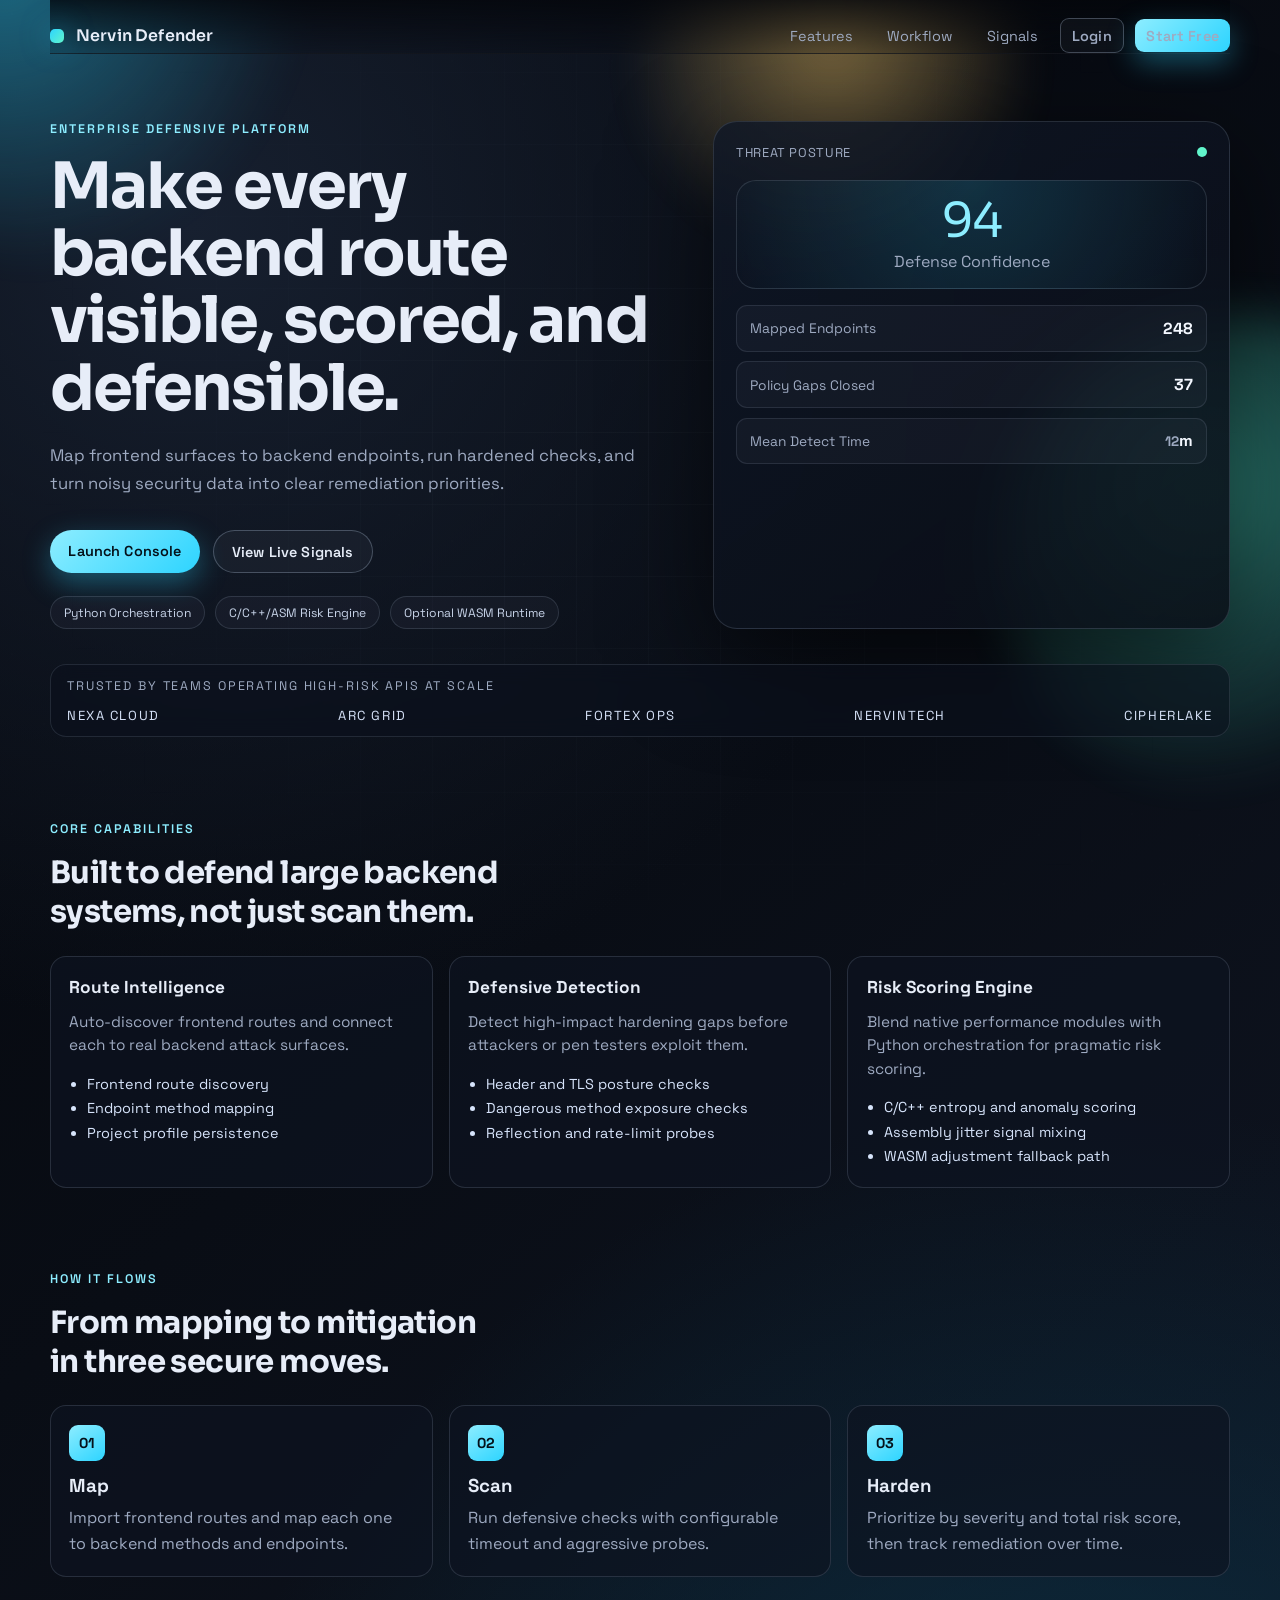
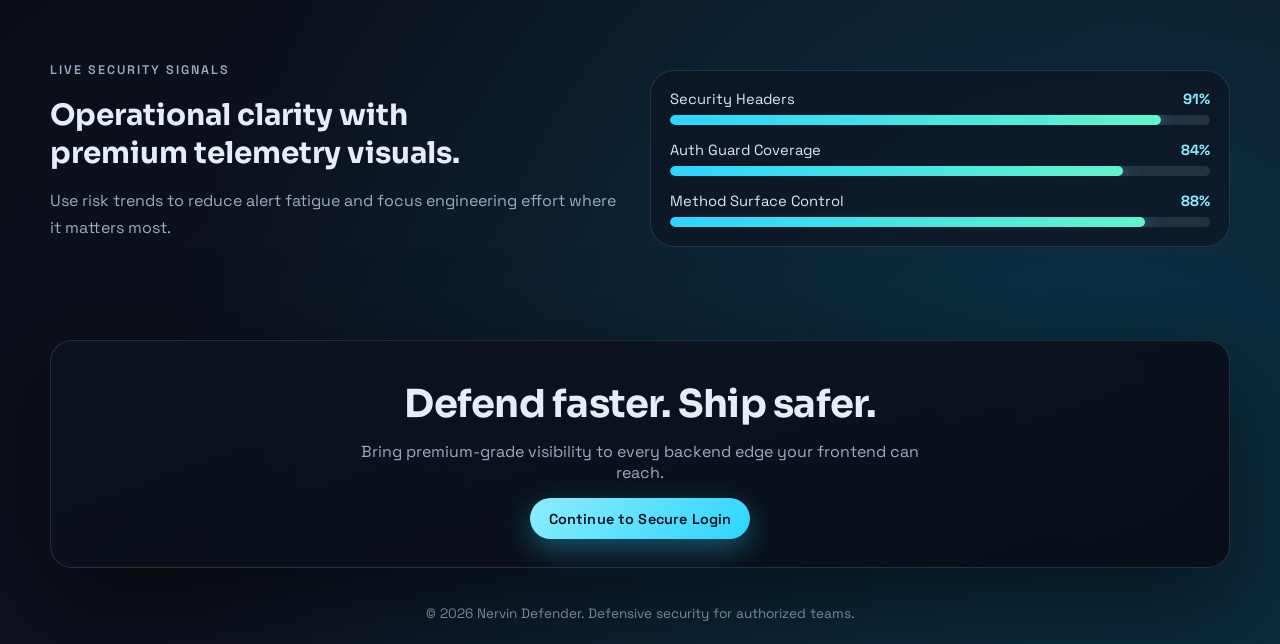
<file: site/index.html>
<!DOCTYPE html>
<html lang="en">
<head>
  <meta charset="UTF-8" />
  <meta name="viewport" content="width=device-width, initial-scale=1.0" />
  <title>Nervin Defender | Secure Backend Intelligence</title>
  <meta name="description" content="Nervin Defender is a premium backend defense console for route mapping, risk scoring, and infrastructure hardening." />
  <link rel="preconnect" href="https://fonts.googleapis.com" />
  <link rel="preconnect" href="https://fonts.gstatic.com" crossorigin />
  <link href="https://fonts.googleapis.com/css2?family=Space+Grotesk:wght@400;500;600;700&family=Sora:wght@400;500;600;700&display=swap" rel="stylesheet" />
  <link rel="stylesheet" href="styles.css" />
  <script defer src="script.js"></script>
</head>
<body class="landing-page">
  <div class="bg-layer" aria-hidden="true">
    <div class="orb orb-a"></div>
    <div class="orb orb-b"></div>
    <div class="orb orb-c"></div>
    <div class="grid-overlay"></div>
    <div class="noise-overlay"></div>
  </div>

  <header class="topbar reveal" data-delay="0">
    <div class="brand">
      <span class="brand-mark"></span>
      <span class="brand-name">Nervin Defender</span>
    </div>
    <nav class="topnav">
      <a href="#features">Features</a>
      <a href="#workflow">Workflow</a>
      <a href="#signals">Signals</a>
      <a href="login.html" class="btn btn-ghost">Login</a>
      <a href="login.html" class="btn btn-solid">Start Free</a>
    </nav>
  </header>

  <main>
    <section class="hero">
      <div class="hero-content reveal" data-delay="100">
        <p class="eyebrow">Enterprise Defensive Platform</p>
        <h1>Make every backend route visible, scored, and defensible.</h1>
        <p class="hero-sub">
          Map frontend surfaces to backend endpoints, run hardened checks, and turn noisy security data into clear remediation priorities.
        </p>
        <div class="hero-actions">
          <a href="login.html" class="btn btn-solid">Launch Console</a>
          <a href="#signals" class="btn btn-ghost">View Live Signals</a>
        </div>
        <div class="hero-tags">
          <span>Python Orchestration</span>
          <span>C/C++/ASM Risk Engine</span>
          <span>Optional WASM Runtime</span>
        </div>
      </div>

      <aside class="hero-panel reveal" data-delay="200">
        <div class="panel-head">
          <p>Threat Posture</p>
          <span class="pulse-dot"></span>
        </div>
        <div class="score-ring">
          <div class="score-value" data-counter="94">0</div>
          <p>Defense Confidence</p>
        </div>
        <div class="signal-list">
          <div>
            <span>Mapped Endpoints</span>
            <strong data-counter="248">0</strong>
          </div>
          <div>
            <span>Policy Gaps Closed</span>
            <strong data-counter="37">0</strong>
          </div>
          <div>
            <span>Mean Detect Time</span>
            <strong><span data-counter="12">0</span>m</strong>
          </div>
        </div>
      </aside>
    </section>

    <section class="trust reveal" data-delay="60">
      <p>Trusted by teams operating high-risk APIs at scale</p>
      <div class="logo-row">
        <span>NEXA CLOUD</span>
        <span>ARC GRID</span>
        <span>FORTEX OPS</span>
        <span>NERVINTECH</span>
        <span>CIPHERLAKE</span>
      </div>
    </section>

    <section id="features" class="features">
      <div class="section-head reveal" data-delay="40">
        <p class="eyebrow">Core Capabilities</p>
        <h2>Built to defend large backend systems, not just scan them.</h2>
      </div>
      <div class="feature-grid">
        <article class="feature-card tilt-card reveal" data-delay="80">
          <h3>Route Intelligence</h3>
          <p>Auto-discover frontend routes and connect each to real backend attack surfaces.</p>
          <ul>
            <li>Frontend route discovery</li>
            <li>Endpoint method mapping</li>
            <li>Project profile persistence</li>
          </ul>
        </article>
        <article class="feature-card tilt-card reveal" data-delay="120">
          <h3>Defensive Detection</h3>
          <p>Detect high-impact hardening gaps before attackers or pen testers exploit them.</p>
          <ul>
            <li>Header and TLS posture checks</li>
            <li>Dangerous method exposure checks</li>
            <li>Reflection and rate-limit probes</li>
          </ul>
        </article>
        <article class="feature-card tilt-card reveal" data-delay="160">
          <h3>Risk Scoring Engine</h3>
          <p>Blend native performance modules with Python orchestration for pragmatic risk scoring.</p>
          <ul>
            <li>C/C++ entropy and anomaly scoring</li>
            <li>Assembly jitter signal mixing</li>
            <li>WASM adjustment fallback path</li>
          </ul>
        </article>
      </div>
    </section>

    <section id="workflow" class="workflow">
      <div class="section-head reveal" data-delay="40">
        <p class="eyebrow">How It Flows</p>
        <h2>From mapping to mitigation in three secure moves.</h2>
      </div>
      <div class="workflow-grid">
        <div class="workflow-step reveal" data-delay="70">
          <span>01</span>
          <h3>Map</h3>
          <p>Import frontend routes and map each one to backend methods and endpoints.</p>
        </div>
        <div class="workflow-step reveal" data-delay="110">
          <span>02</span>
          <h3>Scan</h3>
          <p>Run defensive checks with configurable timeout and aggressive probes.</p>
        </div>
        <div class="workflow-step reveal" data-delay="150">
          <span>03</span>
          <h3>Harden</h3>
          <p>Prioritize by severity and total risk score, then track remediation over time.</p>
        </div>
      </div>
    </section>

    <section id="signals" class="signals">
      <div class="signals-left reveal" data-delay="70">
        <p class="eyebrow">Live Security Signals</p>
        <h2>Operational clarity with premium telemetry visuals.</h2>
        <p>Use risk trends to reduce alert fatigue and focus engineering effort where it matters most.</p>
      </div>
      <div class="signals-right reveal" data-delay="120">
        <div class="meter">
          <div class="meter-label">
            <span>Security Headers</span>
            <strong>91%</strong>
          </div>
          <div class="meter-track"><div class="meter-fill" style="--fill: 91%"></div></div>
        </div>
        <div class="meter">
          <div class="meter-label">
            <span>Auth Guard Coverage</span>
            <strong>84%</strong>
          </div>
          <div class="meter-track"><div class="meter-fill" style="--fill: 84%"></div></div>
        </div>
        <div class="meter">
          <div class="meter-label">
            <span>Method Surface Control</span>
            <strong>88%</strong>
          </div>
          <div class="meter-track"><div class="meter-fill" style="--fill: 88%"></div></div>
        </div>
      </div>
    </section>

    <section class="cta reveal" data-delay="90">
      <h2>Defend faster. Ship safer.</h2>
      <p>Bring premium-grade visibility to every backend edge your frontend can reach.</p>
      <a href="login.html" class="btn btn-solid">Continue to Secure Login</a>
    </section>
  </main>

  <footer class="footer">
    <p>© <span id="year"></span> Nervin Defender. Defensive security for authorized teams.</p>
  </footer>
</body>
</html>
</file>
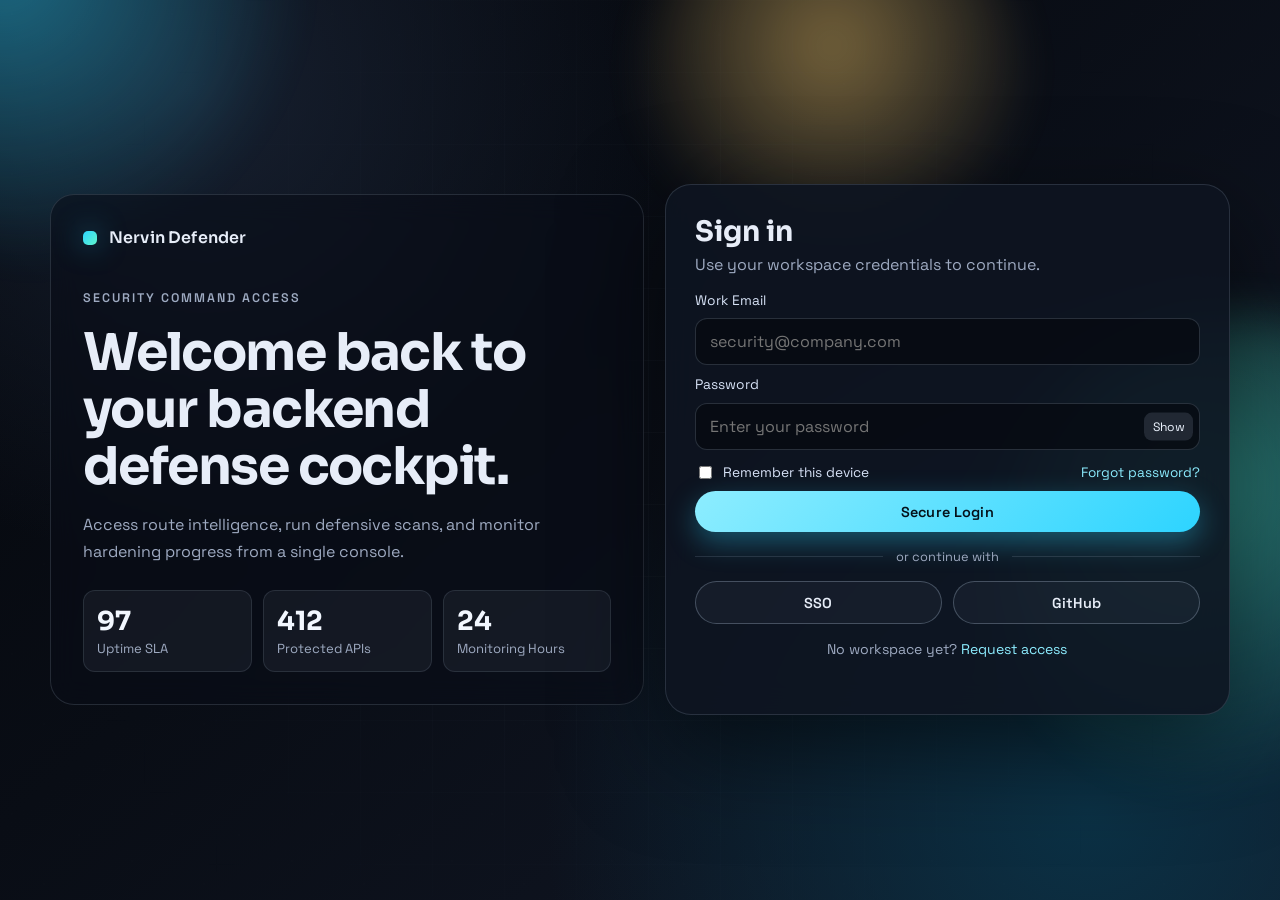
<file: site/login.html>
<!DOCTYPE html>
<html lang="en">
<head>
  <meta charset="UTF-8" />
  <meta name="viewport" content="width=device-width, initial-scale=1.0" />
  <title>Nervin Defender | Secure Login</title>
  <meta name="description" content="Secure login for Nervin Defender Console." />
  <link rel="preconnect" href="https://fonts.googleapis.com" />
  <link rel="preconnect" href="https://fonts.gstatic.com" crossorigin />
  <link href="https://fonts.googleapis.com/css2?family=Space+Grotesk:wght@400;500;600;700&family=Sora:wght@400;500;600;700&display=swap" rel="stylesheet" />
  <link rel="stylesheet" href="styles.css" />
  <script defer src="script.js"></script>
</head>
<body class="login-page">
  <div class="bg-layer" aria-hidden="true">
    <div class="orb orb-a"></div>
    <div class="orb orb-b"></div>
    <div class="orb orb-c"></div>
    <div class="grid-overlay"></div>
    <div class="noise-overlay"></div>
  </div>

  <main class="login-shell">
    <section class="login-intro reveal" data-delay="40">
      <a href="index.html" class="brand back-link">
        <span class="brand-mark"></span>
        <span class="brand-name">Nervin Defender</span>
      </a>
      <p class="eyebrow">Security Command Access</p>
      <h1>Welcome back to your backend defense cockpit.</h1>
      <p>
        Access route intelligence, run defensive scans, and monitor hardening progress from a single console.
      </p>
      <div class="intro-metrics">
        <div>
          <strong data-counter="99">0</strong>
          <span>Uptime SLA</span>
        </div>
        <div>
          <strong data-counter="420">0</strong>
          <span>Protected APIs</span>
        </div>
        <div>
          <strong data-counter="24">0</strong>
          <span>Monitoring Hours</span>
        </div>
      </div>
    </section>

    <section class="login-card reveal" data-delay="120">
      <h2>Sign in</h2>
      <p class="card-sub">Use your workspace credentials to continue.</p>

      <form class="auth-form" id="authForm">
        <label for="email">Work Email</label>
        <input id="email" name="email" type="email" placeholder="security@company.com" required />

        <label for="password">Password</label>
        <div class="password-field">
          <input id="password" name="password" type="password" placeholder="Enter your password" minlength="8" required />
          <button class="password-toggle" id="passwordToggle" type="button" aria-label="Toggle password visibility">Show</button>
        </div>

        <div class="form-row">
          <label class="remember">
            <input type="checkbox" id="rememberMe" />
            <span>Remember this device</span>
          </label>
          <a href="#" class="muted-link">Forgot password?</a>
        </div>

        <button type="submit" class="btn btn-solid btn-full">Secure Login</button>
      </form>

      <div class="divider"><span>or continue with</span></div>

      <div class="oauth-grid">
        <button type="button" class="btn btn-ghost btn-full">SSO</button>
        <button type="button" class="btn btn-ghost btn-full">GitHub</button>
      </div>

      <p class="signup-note">No workspace yet? <a href="#">Request access</a></p>
      <p class="form-feedback" id="formFeedback" aria-live="polite"></p>
    </section>
  </main>
</body>
</html>
</file>
<file: site/styles.css>
:root {
  --bg-0: #04060b;
  --bg-1: #090d15;
  --bg-2: #121827;
  --surface: rgba(14, 20, 33, 0.68);
  --surface-strong: rgba(14, 20, 33, 0.9);
  --line-soft: rgba(148, 163, 184, 0.2);
  --line-strong: rgba(148, 163, 184, 0.38);
  --text: #e7edf8;
  --text-muted: #9eaac1;
  --accent: #2dd4ff;
  --accent-soft: #8dedff;
  --accent-warm: #ffd06d;
  --ok: #61f5cb;
  --shadow-lg: 0 32px 100px rgba(0, 0, 0, 0.55);
  --radius-lg: 24px;
  --radius-md: 16px;
  --radius-sm: 12px;
  --max-width: 1180px;
}

* {
  box-sizing: border-box;
}

html,
body {
  margin: 0;
  min-height: 100%;
}

body {
  font-family: "Space Grotesk", "Sora", sans-serif;
  color: var(--text);
  background:
    radial-gradient(circle at 15% 10%, #172030 0%, transparent 35%),
    radial-gradient(circle at 85% 90%, #0b3145 0%, transparent 40%),
    linear-gradient(140deg, var(--bg-0), var(--bg-1) 42%, var(--bg-2));
  overflow-x: hidden;
}

.bg-layer {
  position: fixed;
  inset: 0;
  pointer-events: none;
  z-index: -1;
}

.orb {
  position: absolute;
  border-radius: 999px;
  filter: blur(24px);
  opacity: 0.45;
  animation: orbDrift 18s ease-in-out infinite;
}

.orb-a {
  width: 34vw;
  max-width: 520px;
  aspect-ratio: 1;
  left: -10vw;
  top: -18vh;
  background: radial-gradient(circle at 30% 30%, #2dd4ff, transparent 70%);
}

.orb-b {
  width: 38vw;
  max-width: 620px;
  aspect-ratio: 1;
  right: -16vw;
  top: 35vh;
  background: radial-gradient(circle at 40% 35%, #52ffdb, transparent 72%);
  animation-delay: -8s;
}

.orb-c {
  width: 30vw;
  max-width: 480px;
  aspect-ratio: 1;
  right: 20vw;
  top: -12vh;
  background: radial-gradient(circle at 50% 40%, #ffd06d, transparent 70%);
  animation-delay: -5s;
}

.grid-overlay {
  position: absolute;
  inset: 0;
  background-image:
    linear-gradient(rgba(148, 163, 184, 0.045) 1px, transparent 1px),
    linear-gradient(90deg, rgba(148, 163, 184, 0.045) 1px, transparent 1px);
  background-size: 72px 72px;
  mask-image: radial-gradient(circle at center, black, transparent 80%);
}

.noise-overlay {
  position: absolute;
  inset: 0;
  opacity: 0.2;
  background-image: url("data:image/svg+xml,%3Csvg xmlns='http://www.w3.org/2000/svg' width='160' height='160' viewBox='0 0 160 160'%3E%3Cg fill='%23ffffff' fill-opacity='0.045'%3E%3Ccircle cx='12' cy='14' r='1'/%3E%3Ccircle cx='44' cy='84' r='1'/%3E%3Ccircle cx='79' cy='35' r='1'/%3E%3Ccircle cx='132' cy='61' r='1'/%3E%3Ccircle cx='104' cy='130' r='1'/%3E%3C/g%3E%3C/svg%3E");
}

main,
.topbar,
.footer {
  width: min(var(--max-width), calc(100vw - 2.6rem));
  margin-inline: auto;
}

.topbar {
  display: flex;
  align-items: center;
  justify-content: space-between;
  padding-top: 1.15rem;
  position: sticky;
  top: 0;
  z-index: 20;
  backdrop-filter: blur(16px);
  background: linear-gradient(180deg, rgba(4, 6, 11, 0.78), rgba(4, 6, 11, 0.16));
  border-bottom: 1px solid rgba(148, 163, 184, 0.08);
}

.brand {
  display: inline-flex;
  align-items: center;
  gap: 0.75rem;
  color: var(--text);
  text-decoration: none;
  letter-spacing: 0.01em;
}

.brand-mark {
  width: 14px;
  height: 14px;
  border-radius: 5px;
  background: linear-gradient(130deg, var(--accent), var(--ok));
  box-shadow: 0 0 28px rgba(45, 212, 255, 0.5);
}

.brand-name {
  font-family: "Sora", sans-serif;
  font-size: 1rem;
  font-weight: 600;
}

.topnav {
  display: inline-flex;
  align-items: center;
  gap: 0.7rem;
}

.topnav a {
  color: var(--text-muted);
  text-decoration: none;
  font-size: 0.9rem;
  padding: 0.45rem 0.7rem;
  border-radius: 9px;
  transition: color 0.28s ease, background-color 0.28s ease;
}

.topnav a:hover {
  color: var(--text);
  background: rgba(148, 163, 184, 0.08);
}

.btn {
  appearance: none;
  border: none;
  border-radius: 999px;
  padding: 0.72rem 1.15rem;
  font-family: inherit;
  font-size: 0.9rem;
  font-weight: 600;
  letter-spacing: 0.01em;
  text-decoration: none;
  cursor: pointer;
  transition: transform 0.25s ease, box-shadow 0.25s ease, background-color 0.25s ease, color 0.25s ease;
}

.btn:hover {
  transform: translateY(-1px);
}

.btn-solid {
  color: #041019;
  background: linear-gradient(135deg, var(--accent-soft), var(--accent));
  box-shadow: 0 10px 28px rgba(45, 212, 255, 0.35);
}

.btn-solid:hover {
  box-shadow: 0 14px 34px rgba(45, 212, 255, 0.46);
}

.btn-ghost {
  color: var(--text);
  border: 1px solid var(--line-strong);
  background: rgba(148, 163, 184, 0.06);
}

.btn-ghost:hover {
  background: rgba(148, 163, 184, 0.13);
}

.hero {
  display: grid;
  grid-template-columns: 1.1fr 0.9fr;
  gap: 2rem;
  margin-top: 4.2rem;
}

.hero-content h1 {
  margin: 0;
  max-width: 16ch;
  font-family: "Sora", sans-serif;
  font-size: clamp(2rem, 5vw, 4.2rem);
  line-height: 1.05;
  letter-spacing: -0.03em;
}

.eyebrow {
  margin: 0 0 1rem;
  color: var(--accent-soft);
  font-size: 0.78rem;
  letter-spacing: 0.16em;
  text-transform: uppercase;
  font-weight: 600;
}

.hero-sub {
  max-width: 55ch;
  color: var(--text-muted);
  font-size: 1.04rem;
  line-height: 1.7;
  margin-top: 1.25rem;
}

.hero-actions {
  display: flex;
  gap: 0.8rem;
  margin-top: 2rem;
}

.hero-tags {
  display: flex;
  flex-wrap: wrap;
  gap: 0.65rem;
  margin-top: 1.45rem;
}

.hero-tags span {
  border: 1px solid var(--line-soft);
  border-radius: 999px;
  padding: 0.45rem 0.8rem;
  font-size: 0.76rem;
  color: #c7d3e8;
  background: rgba(148, 163, 184, 0.05);
}

.hero-panel {
  background: linear-gradient(145deg, rgba(15, 23, 38, 0.83), rgba(10, 14, 23, 0.86));
  border: 1px solid var(--line-soft);
  border-radius: var(--radius-lg);
  padding: 1.35rem;
  box-shadow: var(--shadow-lg);
  backdrop-filter: blur(20px);
}

.panel-head {
  display: flex;
  align-items: center;
  justify-content: space-between;
}

.panel-head p {
  margin: 0;
  color: var(--text-muted);
  letter-spacing: 0.05em;
  font-size: 0.8rem;
  text-transform: uppercase;
}

.pulse-dot {
  width: 10px;
  height: 10px;
  border-radius: 999px;
  background: var(--ok);
  box-shadow: 0 0 0 0 rgba(97, 245, 203, 0.7);
  animation: pulse 1.8s infinite;
}

.score-ring {
  margin-top: 1.2rem;
  border-radius: 20px;
  border: 1px solid rgba(148, 163, 184, 0.2);
  padding: 1rem;
  text-align: center;
  background: radial-gradient(circle at 50% 0%, rgba(45, 212, 255, 0.16), rgba(5, 8, 14, 0));
}

.score-value {
  font-family: "Sora", sans-serif;
  font-size: 3rem;
  line-height: 1;
  color: var(--accent-soft);
  letter-spacing: -0.03em;
}

.score-ring p {
  margin: 0.4rem 0 0;
  color: var(--text-muted);
}

.signal-list {
  margin-top: 1rem;
  display: grid;
  gap: 0.6rem;
}

.signal-list div {
  display: flex;
  justify-content: space-between;
  align-items: center;
  border: 1px solid rgba(148, 163, 184, 0.16);
  border-radius: 11px;
  padding: 0.74rem 0.82rem;
  background: rgba(148, 163, 184, 0.05);
}

.signal-list span {
  color: var(--text-muted);
  font-size: 0.86rem;
}

.signal-list strong {
  font-weight: 700;
  color: #f4f8ff;
}

.trust {
  margin-top: 2.2rem;
  border: 1px solid rgba(148, 163, 184, 0.17);
  border-radius: var(--radius-md);
  padding: 0.8rem 1rem;
  background: rgba(12, 17, 29, 0.56);
  backdrop-filter: blur(10px);
}

.trust p {
  margin: 0;
  color: var(--text-muted);
  font-size: 0.78rem;
  text-transform: uppercase;
  letter-spacing: 0.15em;
}

.logo-row {
  margin-top: 0.8rem;
  display: flex;
  justify-content: space-between;
  flex-wrap: wrap;
  gap: 0.8rem;
}

.logo-row span {
  color: #d6e2f8;
  font-size: 0.82rem;
  letter-spacing: 0.12em;
}

.features,
.workflow,
.signals,
.cta {
  margin-top: 5.2rem;
}

.section-head h2 {
  margin: 0;
  font-family: "Sora", sans-serif;
  font-size: clamp(1.56rem, 2.4vw, 2.4rem);
  max-width: 20ch;
  letter-spacing: -0.02em;
}

.feature-grid {
  margin-top: 1.6rem;
  display: grid;
  grid-template-columns: repeat(3, minmax(0, 1fr));
  gap: 1rem;
}

.feature-card {
  background: var(--surface);
  border: 1px solid var(--line-soft);
  border-radius: var(--radius-md);
  padding: 1.15rem;
  transition: border-color 0.25s ease;
  transform-style: preserve-3d;
}

.feature-card:hover {
  border-color: rgba(45, 212, 255, 0.5);
}

.feature-card h3 {
  margin: 0;
  font-size: 1.08rem;
}

.feature-card p {
  margin: 0.75rem 0 0;
  color: var(--text-muted);
  line-height: 1.55;
  font-size: 0.96rem;
}

.feature-card ul {
  margin: 0.9rem 0 0;
  padding-left: 1.1rem;
  color: #d7e4fb;
  line-height: 1.7;
  font-size: 0.9rem;
}

.workflow-grid {
  margin-top: 1.5rem;
  display: grid;
  grid-template-columns: repeat(3, minmax(0, 1fr));
  gap: 1rem;
}

.workflow-step {
  background: var(--surface);
  border: 1px solid var(--line-soft);
  border-radius: var(--radius-md);
  padding: 1.15rem;
}

.workflow-step span {
  display: inline-flex;
  width: 36px;
  height: 36px;
  border-radius: 9px;
  align-items: center;
  justify-content: center;
  font-size: 0.9rem;
  font-weight: 700;
  color: #041019;
  background: linear-gradient(145deg, var(--accent-soft), var(--accent));
}

.workflow-step h3 {
  margin: 0.8rem 0 0;
}

.workflow-step p {
  margin: 0.55rem 0 0;
  color: var(--text-muted);
  line-height: 1.62;
}

.signals {
  display: grid;
  grid-template-columns: 1fr 1fr;
  gap: 1.2rem;
  align-items: center;
}

.signals-left h2 {
  margin: 0;
  font-family: "Sora", sans-serif;
  font-size: clamp(1.5rem, 2.3vw, 2.25rem);
  max-width: 20ch;
}

.signals-left p {
  color: var(--text-muted);
  line-height: 1.65;
}

.signals-right {
  background: var(--surface);
  border: 1px solid var(--line-soft);
  border-radius: var(--radius-lg);
  padding: 1.2rem;
}

.meter + .meter {
  margin-top: 1rem;
}

.meter-label {
  display: flex;
  justify-content: space-between;
  color: #dce8fa;
  font-size: 0.92rem;
}

.meter-label strong {
  color: var(--accent-soft);
}

.meter-track {
  margin-top: 0.45rem;
  height: 10px;
  border-radius: 999px;
  background: rgba(148, 163, 184, 0.17);
  overflow: hidden;
}

.meter-fill {
  width: 0;
  height: 100%;
  border-radius: inherit;
  background: linear-gradient(90deg, var(--accent), var(--ok));
  box-shadow: 0 0 20px rgba(45, 212, 255, 0.5);
}

.visible .meter-fill {
  animation: fillBar 1.4s cubic-bezier(0.22, 1, 0.36, 1) forwards;
}

.cta {
  text-align: center;
  border: 1px solid var(--line-soft);
  background: linear-gradient(160deg, rgba(13, 19, 31, 0.86), rgba(9, 13, 22, 0.95));
  border-radius: 22px;
  padding: 2.4rem 1.2rem;
  box-shadow: var(--shadow-lg);
}

.cta h2 {
  margin: 0;
  font-family: "Sora", sans-serif;
  letter-spacing: -0.02em;
  font-size: clamp(1.6rem, 3vw, 2.6rem);
}

.cta p {
  max-width: 60ch;
  margin: 0.85rem auto 1.5rem;
  color: var(--text-muted);
}

.footer {
  margin-top: 2.3rem;
  padding-bottom: 1.4rem;
}

.footer p {
  text-align: center;
  color: var(--text-muted);
  font-size: 0.85rem;
  margin: 0;
}

/* Login */

.login-shell {
  min-height: 100vh;
  display: grid;
  grid-template-columns: 1fr 0.95fr;
  gap: 1.3rem;
  align-items: center;
  padding-block: 2.5rem;
}

.login-intro {
  background: rgba(10, 14, 24, 0.56);
  border: 1px solid var(--line-soft);
  border-radius: var(--radius-lg);
  padding: clamp(1.1rem, 3vw, 2rem);
  backdrop-filter: blur(14px);
}

.back-link {
  margin-bottom: 1.5rem;
}

.login-intro h1 {
  margin: 0;
  max-width: 17ch;
  font-family: "Sora", sans-serif;
  line-height: 1.09;
  letter-spacing: -0.03em;
  font-size: clamp(1.75rem, 4.2vw, 3.25rem);
}

.login-intro p {
  color: var(--text-muted);
  margin-top: 1rem;
  line-height: 1.7;
  max-width: 54ch;
}

.intro-metrics {
  margin-top: 1.5rem;
  display: grid;
  grid-template-columns: repeat(3, minmax(0, 1fr));
  gap: 0.7rem;
}

.intro-metrics div {
  background: rgba(148, 163, 184, 0.08);
  border: 1px solid rgba(148, 163, 184, 0.17);
  border-radius: var(--radius-sm);
  padding: 0.8rem;
}

.intro-metrics strong {
  display: block;
  color: #f2f7ff;
  font-family: "Sora", sans-serif;
  font-size: 1.65rem;
}

.intro-metrics span {
  color: var(--text-muted);
  font-size: 0.82rem;
}

.login-card {
  background: var(--surface-strong);
  border: 1px solid rgba(148, 163, 184, 0.2);
  border-radius: 26px;
  padding: clamp(1.2rem, 2.6vw, 1.8rem);
  backdrop-filter: blur(16px);
  box-shadow: var(--shadow-lg);
}

.login-card h2 {
  margin: 0;
  font-family: "Sora", sans-serif;
  font-size: clamp(1.4rem, 2.2vw, 2rem);
}

.card-sub {
  margin: 0.35rem 0 0.95rem;
  color: var(--text-muted);
}

.auth-form {
  display: grid;
  gap: 0.6rem;
}

.auth-form label {
  font-size: 0.86rem;
  color: #d8e3f7;
}

.auth-form input {
  width: 100%;
  border: 1px solid rgba(148, 163, 184, 0.24);
  background: rgba(6, 10, 17, 0.75);
  color: var(--text);
  border-radius: 12px;
  padding: 0.76rem 0.88rem;
  font: inherit;
  transition: border-color 0.25s ease, box-shadow 0.25s ease;
}

.auth-form input:focus {
  outline: none;
  border-color: rgba(45, 212, 255, 0.68);
  box-shadow: 0 0 0 3px rgba(45, 212, 255, 0.14);
}

.password-field {
  position: relative;
}

.password-field input {
  padding-right: 4.2rem;
}

.password-toggle {
  position: absolute;
  right: 0.42rem;
  top: 50%;
  transform: translateY(-50%);
  border: none;
  border-radius: 8px;
  padding: 0.4rem 0.56rem;
  font: inherit;
  font-size: 0.76rem;
  background: rgba(148, 163, 184, 0.18);
  color: #edf4ff;
  cursor: pointer;
}

.form-row {
  margin-top: 0.2rem;
  display: flex;
  align-items: center;
  justify-content: space-between;
  gap: 0.75rem;
}

.remember {
  display: inline-flex;
  align-items: center;
  gap: 0.5rem;
  color: var(--text-muted);
  cursor: pointer;
}

.remember input {
  width: auto;
}

.muted-link {
  color: var(--accent-soft);
  text-decoration: none;
  font-size: 0.85rem;
}

.btn-full {
  width: 100%;
  text-align: center;
  justify-content: center;
}

.divider {
  margin: 1rem 0;
  display: flex;
  align-items: center;
  gap: 0.8rem;
  color: var(--text-muted);
  font-size: 0.8rem;
}

.divider::before,
.divider::after {
  content: "";
  flex: 1;
  height: 1px;
  background: rgba(148, 163, 184, 0.19);
}

.oauth-grid {
  display: grid;
  grid-template-columns: 1fr 1fr;
  gap: 0.7rem;
}

.signup-note {
  color: var(--text-muted);
  font-size: 0.88rem;
  text-align: center;
  margin: 0.95rem 0 0;
}

.signup-note a {
  color: var(--accent-soft);
  text-decoration: none;
}

.form-feedback {
  min-height: 1.2rem;
  margin: 0.55rem 0 0;
  text-align: center;
  font-size: 0.85rem;
  color: var(--ok);
}

/* Animation states */

.reveal {
  opacity: 0;
  transform: translateY(18px) scale(0.985);
  transition: opacity 0.8s cubic-bezier(0.16, 1, 0.3, 1), transform 0.8s cubic-bezier(0.16, 1, 0.3, 1);
}

.reveal.visible {
  opacity: 1;
  transform: translateY(0) scale(1);
}

@keyframes orbDrift {
  0%,
  100% {
    transform: translate3d(0, 0, 0);
  }
  50% {
    transform: translate3d(1.8vw, -2vh, 0);
  }
}

@keyframes pulse {
  0% {
    box-shadow: 0 0 0 0 rgba(97, 245, 203, 0.6);
  }
  70% {
    box-shadow: 0 0 0 11px rgba(97, 245, 203, 0);
  }
  100% {
    box-shadow: 0 0 0 0 rgba(97, 245, 203, 0);
  }
}

@keyframes fillBar {
  from {
    width: 0;
  }
  to {
    width: var(--fill);
  }
}

@media (max-width: 1040px) {
  .topbar {
    flex-direction: column;
    gap: 0.65rem;
    align-items: flex-start;
    padding-bottom: 0.7rem;
  }

  .hero,
  .signals,
  .login-shell {
    grid-template-columns: 1fr;
  }

  .feature-grid,
  .workflow-grid {
    grid-template-columns: repeat(2, minmax(0, 1fr));
  }

  .hero-content h1 {
    max-width: 20ch;
  }
}

@media (max-width: 760px) {
  main,
  .topbar,
  .footer {
    width: min(var(--max-width), calc(100vw - 1.2rem));
  }

  .topnav {
    width: 100%;
    flex-wrap: wrap;
  }

  .hero {
    margin-top: 2.8rem;
  }

  .feature-grid,
  .workflow-grid,
  .intro-metrics,
  .oauth-grid {
    grid-template-columns: 1fr;
  }

  .hero-actions {
    flex-direction: column;
  }

  .hero-actions .btn {
    width: 100%;
    text-align: center;
  }

  .logo-row {
    justify-content: flex-start;
  }

  .signals,
  .features,
  .workflow,
  .cta {
    margin-top: 3.4rem;
  }
}

@media (prefers-reduced-motion: reduce) {
  *,
  *::before,
  *::after {
    animation: none !important;
    transition: none !important;
    scroll-behavior: auto !important;
  }

  .reveal {
    opacity: 1;
    transform: none;
  }

  .meter-fill {
    width: var(--fill);
  }
}
</file>
